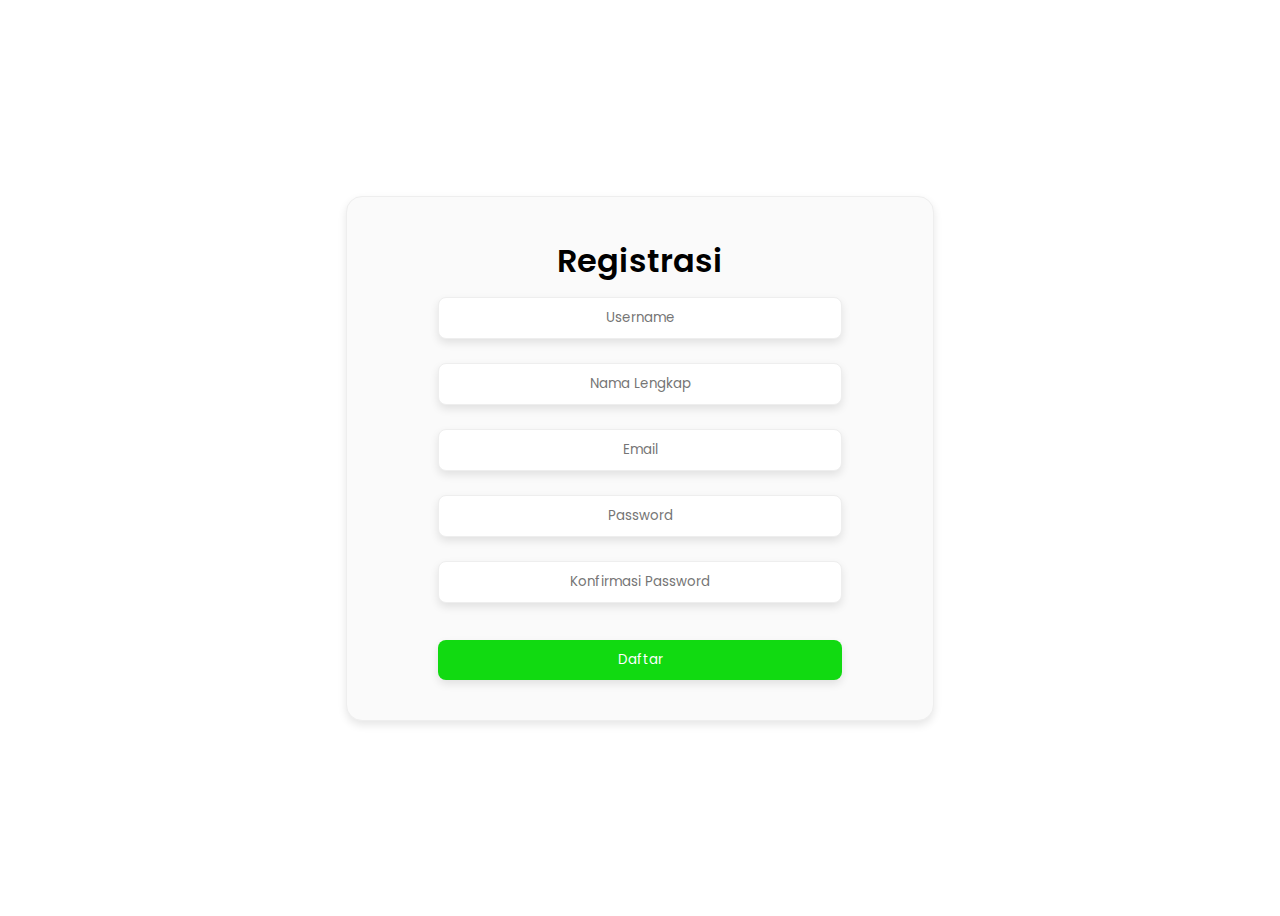
<file: sg1 copyaa/index.html>
<!DOCTYPE html>
<html lang="en">
    <head>
        <link rel="stylesheet" href="style.css" />
        <link href="https://fonts.googleapis.com/css2?family=Poppins:ital,wght@0,100;0,200;0,300;0,400;0,500;0,600;0,700;0,800;0,900;1,100;1,200;1,300;1,400;1,500;1,600;1,700;1,800;1,900&display=swap" rel="stylesheet">
		<meta charset="UTF-8" />
		<meta name="viewport" content="width=device-width, initial-scale=1.0" />
		<title>Form Registrasi Akun</title>
	</head>
	<body>
		<div class="container">
			<h1>Registrasi</h1>
			<input type="text" name="username" id="username" placeholder="Username" />
			<input
				type="text"
				name="nama_lengkap"
				id="nama_lengkap"
				placeholder="Nama Lengkap"
			/>
			<input type="email" name="email" id="email" placeholder="Email" />
			<input
				type="password"
				name="password"
				id="password"
				placeholder="Password"
			/>
			<input
				type="password"
				name="konfirmasi_password"
				id="konfirmasi_password"
				placeholder="Konfirmasi Password"
			/>
			<br />
			<button type="submit">Daftar</button>
		</div>
	</body>
</html>
</file>
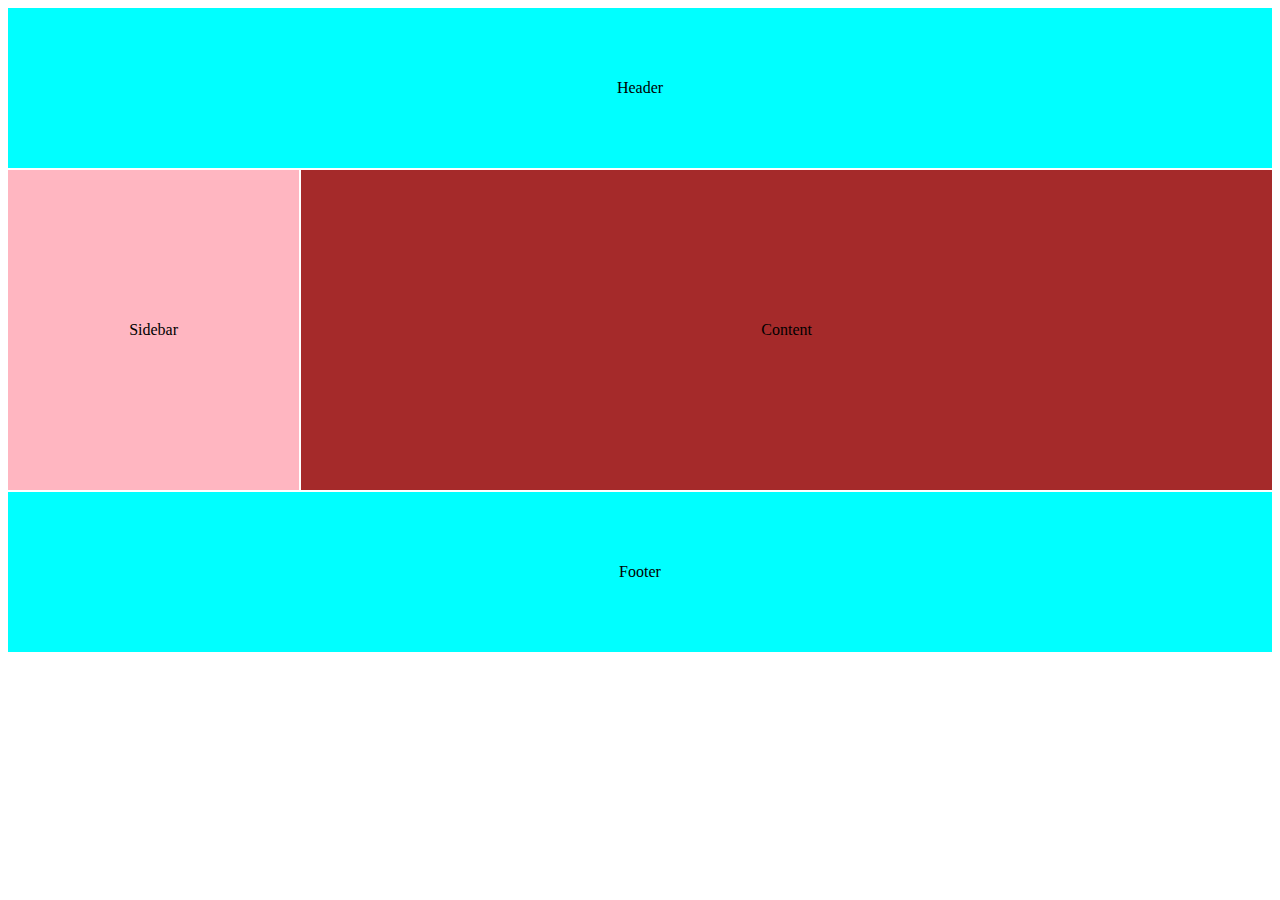
<file: sg2/index.html>
<html lang="en">
	<head>
		<meta charset="UTF-8" />
		<meta name="viewport" content="width=device-width, initial-scale=1.0" />
		<link rel="stylesheet" href="style.css" />
		<title>Latihan CSS</title>
	</head>
	<body>
		<header><p>Header</p></header>
		<div>
			<aside><p>Sidebar</p></aside>
			<main><p>Content</p></main>
		</div>
		<footer><p>Footer</p></footer>
	</body>
</html>
</file>
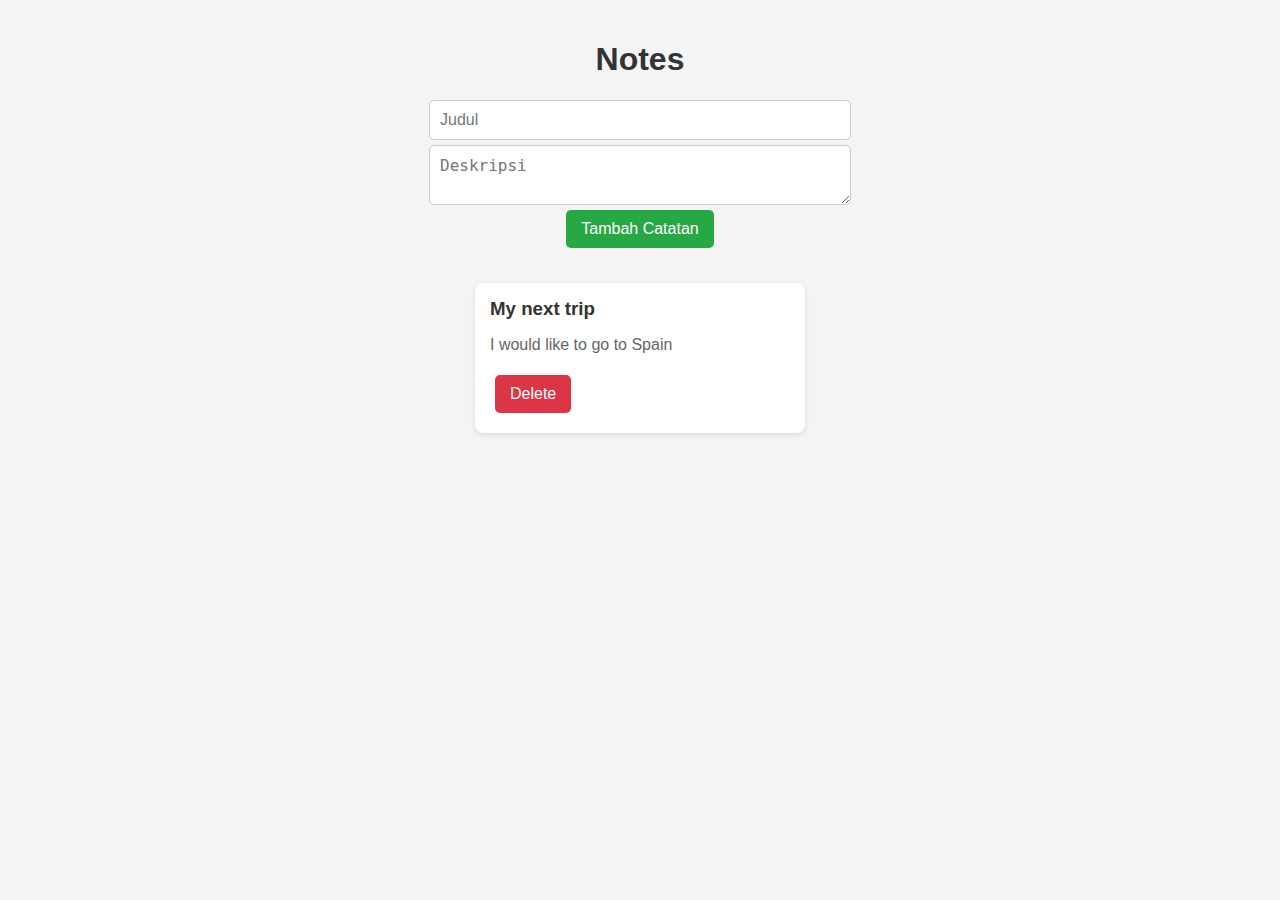
<file: sg3/index.html>
<!DOCTYPE html>
<html lang="id">
  <head>
    <meta charset="UTF-8" />
    <meta name="viewport" content="width=device-width, initial-scale=1.0" />
    <title>Notes</title>
    <link rel="stylesheet" href="style.css" />
  </head>
  <body>
    <h1>Notes</h1>
    <div class="form-note">
      <input type="text" id="title" placeholder="Judul" />
      <textarea id="description" placeholder="Deskripsi"></textarea>
    </div>
    <button onclick="addNote()">Tambah Catatan</button>
    <div id="notes-list"></div>

    <script src="script.js"></script>
  </body>
</html>
</file>
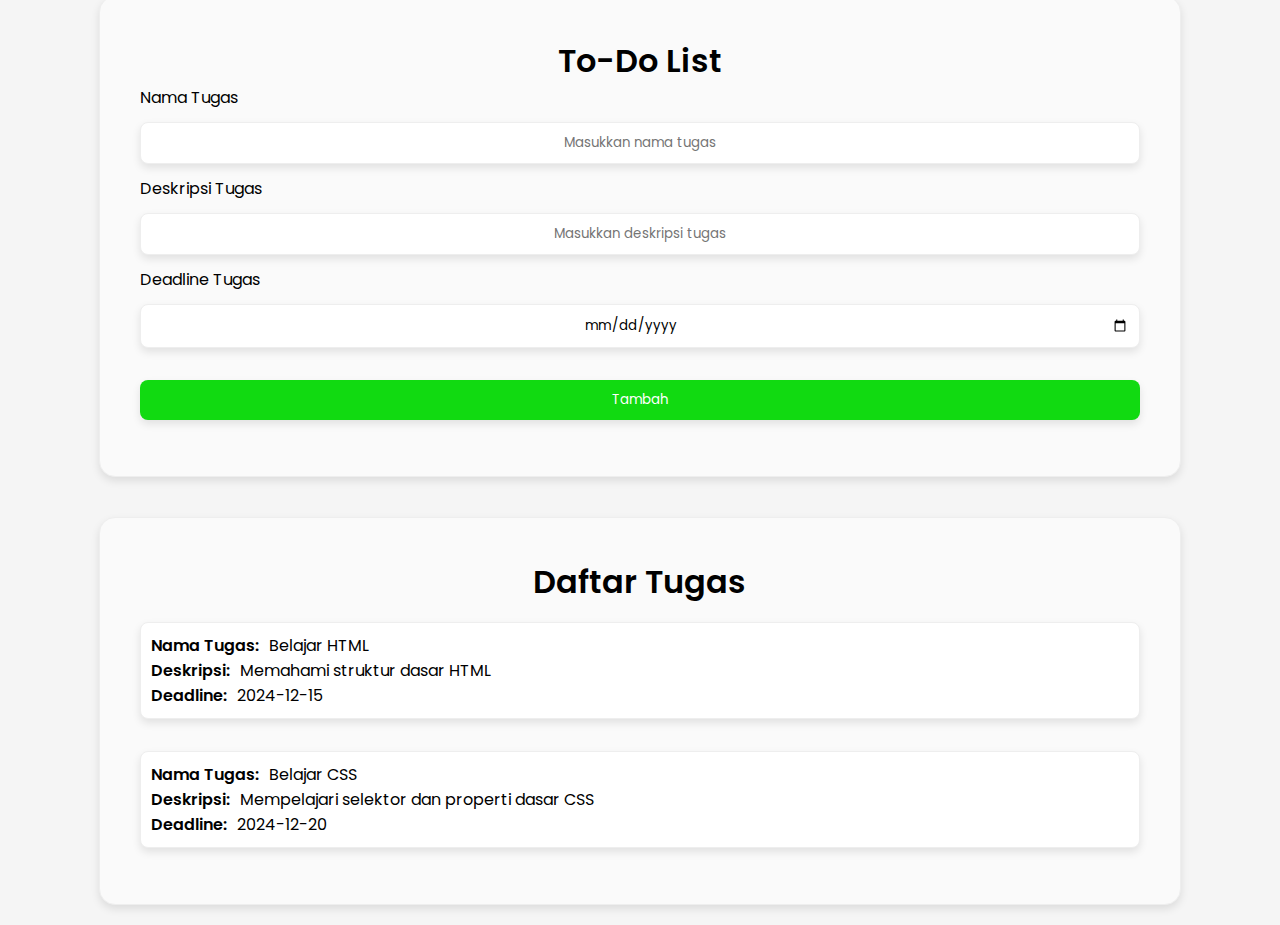
<file: tugas-w1/index.html>
<html lang="en">
	<head>
		<meta charset="UTF-8" />
		<meta name="viewport" content="width=device-width, initial-scale=1.0" />
		<link rel="stylesheet" href="style.css" />
		<link
			href="https://fonts.googleapis.com/css2?family=Poppins:ital,wght@0,100;0,200;0,300;0,400;0,500;0,600;0,700;0,800;0,900;1,100;1,200;1,300;1,400;1,500;1,600;1,700;1,800;1,900&display=swap"
			rel="stylesheet"
		/>
		<title>To-Do List</title>
	</head>
	<body>
		<div class="wrapper">
			<div class="container">
				<h1>To-Do List</h1>
				<form class="input-tugas">
					<label>Nama Tugas</label>
					<input
						type="text"
						name="nama"
						id="nama"
						placeholder="Masukkan nama tugas"
					/>
					<label>Deskripsi Tugas</label>
					<input
						type="text"
						name="deskripsi"
						id="deskripsi"
						placeholder="Masukkan deskripsi tugas"
					/>
					<label>Deadline Tugas</label>
					<input type="date" name="tanggal" id="tanggal" placeholder="date" />
					<button id="add">Tambah</button>
				</form>
			</div>
			<div class="container">
				<h1>Daftar Tugas</h1>
				<ul class="list-tugas">
					<li class="atribut-list-tugas">
						<p class="judul-atribut">Nama Tugas: </p>
						<p>Belajar HTML</p>
					</li>
					<li class="atribut-list-tugas">
						<p class="judul-atribut">Deskripsi: </p>
						<p>Memahami struktur dasar HTML</p>
					</li>
					<li class="atribut-list-tugas">
						<p class="judul-atribut">Deadline: </p>
						<p>2024-12-15</p>
					</li>
				</ul>
				<ul class="list-tugas">
					<li class="atribut-list-tugas">
						<p class="judul-atribut">Nama Tugas: </p>
						<p>Belajar CSS</p>
					</li>
					<li class="atribut-list-tugas">
						<p class="judul-atribut">Deskripsi: </p>
						<p>Mempelajari selektor dan properti dasar CSS</p>
					</li>
					<li class="atribut-list-tugas">
						<p class="judul-atribut">Deadline: </p>
						<p>2024-12-20</p>
					</li>
				</ul>
			</div>
		</div>
	</body>
</html>
</file>
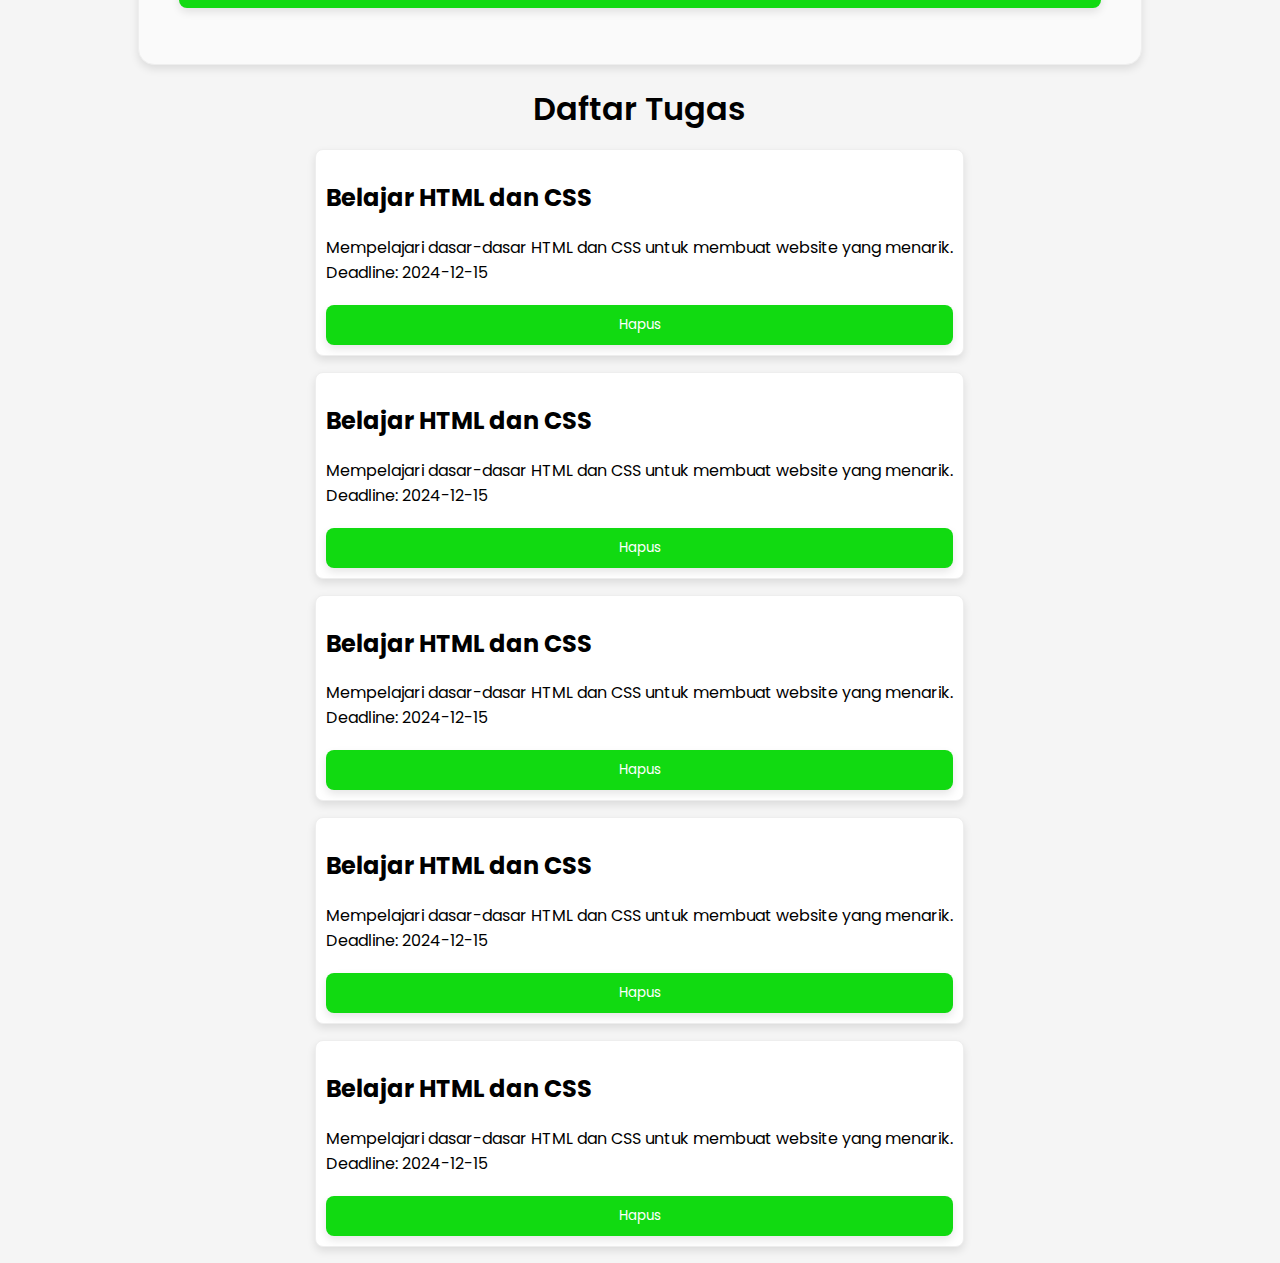
<file: tugas-w2/index.html>
<html lang="en">
	<head>
		<meta charset="UTF-8" />
		<meta name="viewport" content="width=device-width, initial-scale=1.0" />
		<link rel="stylesheet" href="style.css" />
		<link
			href="https://fonts.googleapis.com/css2?family=Poppins:ital,wght@0,100;0,200;0,300;0,400;0,500;0,600;0,700;0,800;0,900;1,100;1,200;1,300;1,400;1,500;1,600;1,700;1,800;1,900&display=swap"
			rel="stylesheet"
		/>
		<title>To-Do List</title>
	</head>
	<body>
		<div class="wrapper">
			<h1>To-Do List</h1>
			<div class="container">
				<form class="input-tugas">
					<label>Nama Tugas</label>
					<input
						type="text"
						name="nama"
						id="nama"
						placeholder="Masukkan nama tugas"
					/>
					<label>Deskripsi Tugas</label>
					<textarea
						type="text"
						name="deskripsi"
						id="deskripsi"
						placeholder="Masukkan deskripsi tugas"
					></textarea>
					<label>Deadline Tugas</label>
					<input type="date" name="tanggal" id="tanggal" placeholder="date" />
					<button class="add">Tambah</button>
				</form>
			</div>
			<h1>Daftar Tugas</h1>
			<div class="daftar-tugas">
				<ul class="list-tugas">
					<li class="atribut-list-tugas">
						<h2>Belajar HTML dan CSS</h2>
					</li>
					<li class="atribut-list-tugas">
						<p>Mempelajari dasar-dasar HTML dan CSS untuk membuat website yang menarik.</p>
					</li>
					<li class="atribut-list-tugas">
						<p>Deadline:&nbsp;</p>
						<p>2024-12-15</p>
					</li>
					<li class="atribut-list-tugas">
						<button class="delete">Hapus</button>
					</li>
				</ul>
				<ul class="list-tugas">
					<li class="atribut-list-tugas">
						<h2>Belajar HTML dan CSS</h2>
					</li>
					<li class="atribut-list-tugas">
						<p>Mempelajari dasar-dasar HTML dan CSS untuk membuat website yang menarik.</p>
					</li>
					<li class="atribut-list-tugas">
						<p>Deadline:&nbsp;</p>
						<p>2024-12-15</p>
					</li>
					<li class="atribut-list-tugas">
						<button class="delete">Hapus</button>
					</li>
				</ul>
				<ul class="list-tugas">
					<li class="atribut-list-tugas">
						<h2>Belajar HTML dan CSS</h2>
					</li>
					<li class="atribut-list-tugas">
						<p>Mempelajari dasar-dasar HTML dan CSS untuk membuat website yang menarik.</p>
					</li>
					<li class="atribut-list-tugas">
						<p>Deadline:&nbsp;</p>
						<p>2024-12-15</p>
					</li>
					<li class="atribut-list-tugas">
						<button class="delete">Hapus</button>
					</li>
				</ul>
				<ul class="list-tugas">
					<li class="atribut-list-tugas">
						<h2>Belajar HTML dan CSS</h2>
					</li>
					<li class="atribut-list-tugas">
						<p>Mempelajari dasar-dasar HTML dan CSS untuk membuat website yang menarik.</p>
					</li>
					<li class="atribut-list-tugas">
						<p>Deadline:&nbsp;</p>
						<p>2024-12-15</p>
					</li>
					<li class="atribut-list-tugas">
						<button class="delete">Hapus</button>
					</li>
				</ul>
				<ul class="list-tugas">
					<li class="atribut-list-tugas">
						<h2>Belajar HTML dan CSS</h2>
					</li>
					<li class="atribut-list-tugas">
						<p>Mempelajari dasar-dasar HTML dan CSS untuk membuat website yang menarik.</p>
					</li>
					<li class="atribut-list-tugas">
						<p>Deadline:&nbsp;</p>
						<p>2024-12-15</p>
					</li>
					<li class="atribut-list-tugas">
						<button class="delete">Hapus</button>
					</li>
				</ul>
			</div>
		</div>
	</body>
</html>
</file>
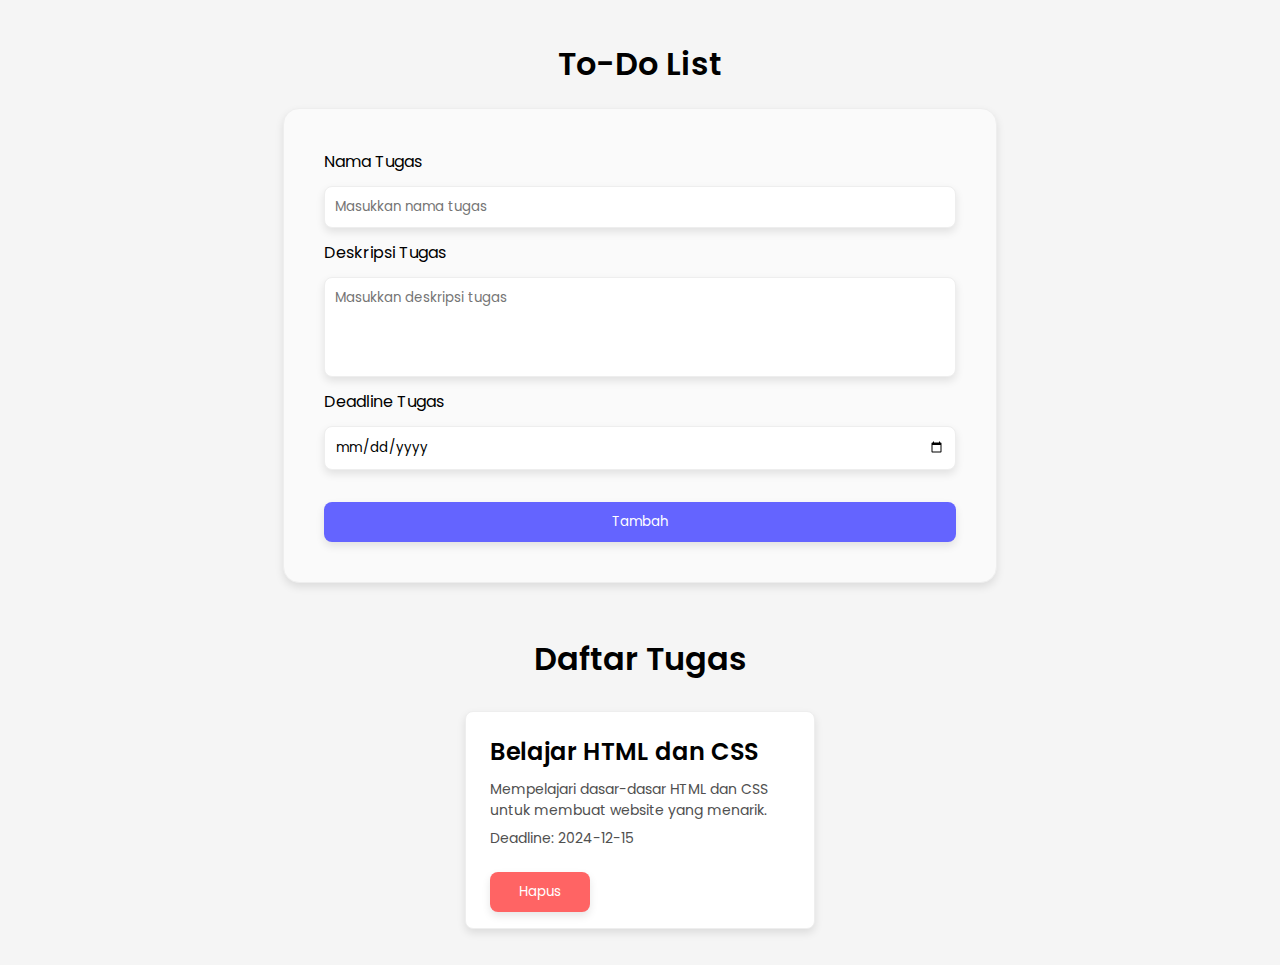
<file: tugas-w3/index.html>
<html lang="en">
	<head>
		<meta charset="UTF-8" />
		<meta name="viewport" content="width=device-width, initial-scale=1.0" />
		<link rel="stylesheet" href="style.css" />
		<link
			href="https://fonts.googleapis.com/css2?family=Poppins:ital,wght@0,100;0,200;0,300;0,400;0,500;0,600;0,700;0,800;0,900;1,100;1,200;1,300;1,400;1,500;1,600;1,700;1,800;1,900&display=swap"
			rel="stylesheet"
		/>
		<title>To-Do List</title>
	</head>
	<body>
		<div class="wrapper">
			<h1>To-Do List</h1>
			<div class="container">
				<div class="input-tugas">
					<label>Nama Tugas</label>
					<input
						type="text"
						name="nama"
						id="nama"
						placeholder="Masukkan nama tugas"
					/>
					<label>Deskripsi Tugas</label>
					<textarea
						type="text"
						name="deskripsi"
						id="deskripsi"
						placeholder="Masukkan deskripsi tugas"
					></textarea>
					<label>Deadline Tugas</label>
					<input type="date" name="deadline" id="deadline" placeholder="date" />
					<button class="add" onclick="addToDoList()">Tambah</button>
				</div>
			</div>
			<h1>Daftar Tugas</h1>
			<div id="daftar-tugas"></div>
		</div>
	</body>

	<script src="script.js"></script>
</html>
</file>
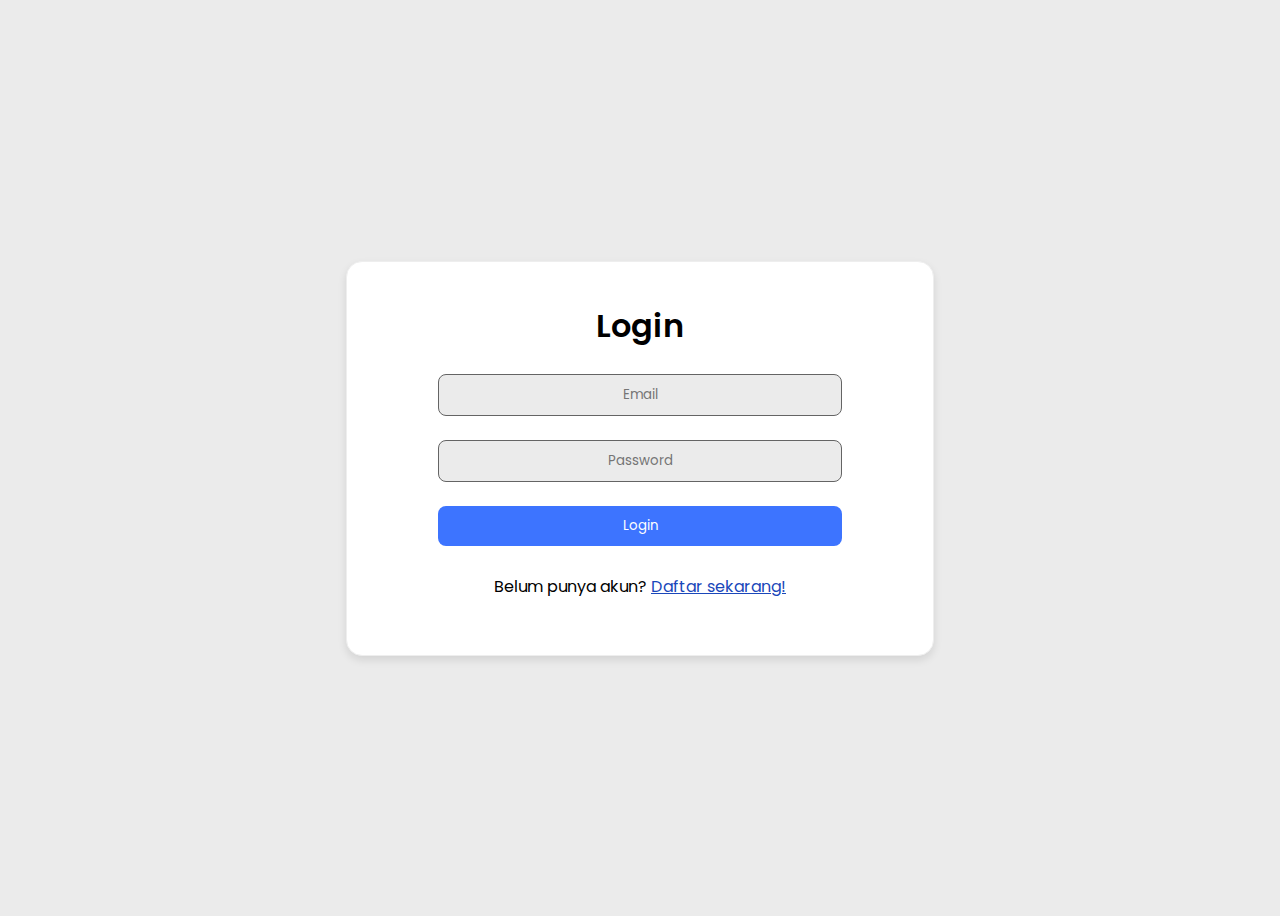
<file: tugas-libur-semester/login.html>
<!DOCTYPE html>
<html lang="en">
	<head>
		<link rel="stylesheet" href="style.css" />
		<link
			href="https://fonts.googleapis.com/css2?family=Poppins:ital,wght@0,100;0,200;0,300;0,400;0,500;0,600;0,700;0,800;0,900;1,100;1,200;1,300;1,400;1,500;1,600;1,700;1,800;1,900&display=swap"
			rel="stylesheet"
		/>
		<meta charset="UTF-8" />
		<meta name="viewport" content="width=device-width, initial-scale=1.0" />
		<title>Chevelier Lab - Login</title>
	</head>
	<body>
		<div class="container">
			<h1>Login</h1>
			<input type="email" name="email" id="email" placeholder="Email" />
			<input
				type="password"
				name="password"
				id="password"
				placeholder="Password"
			/>
			<button type="submit">Login</button>
			<p>Belum punya akun? <a href="register.html">Daftar sekarang!</a></p>
		</div>
	</body>
</html>
</file>
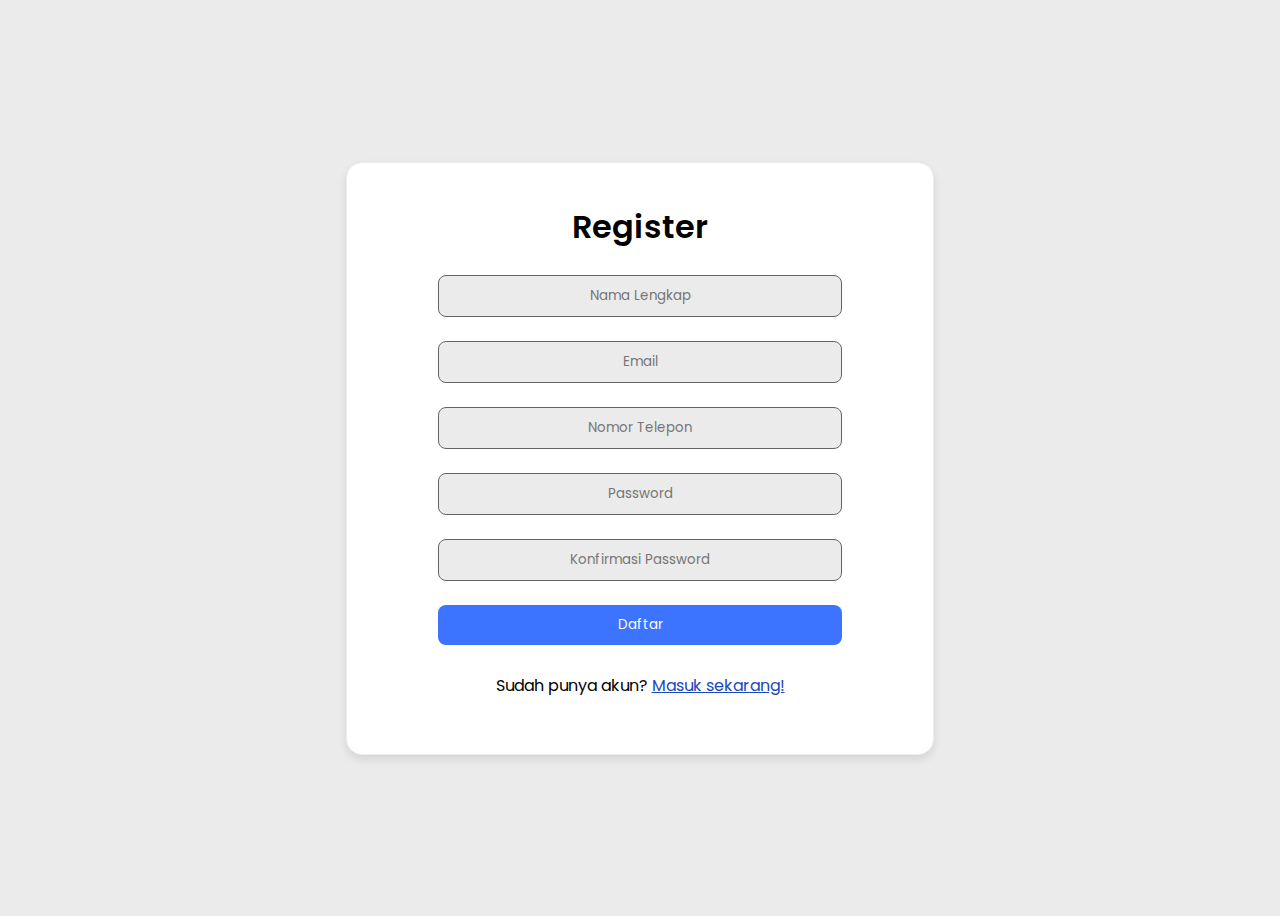
<file: tugas-libur-semester/register.html>
<!DOCTYPE html>
<html lang="en">
	<head>
		<link rel="stylesheet" href="style.css" />
		<link
			href="https://fonts.googleapis.com/css2?family=Poppins:ital,wght@0,100;0,200;0,300;0,400;0,500;0,600;0,700;0,800;0,900;1,100;1,200;1,300;1,400;1,500;1,600;1,700;1,800;1,900&display=swap"
			rel="stylesheet"
		/>
		<meta charset="UTF-8" />
		<meta name="viewport" content="width=device-width, initial-scale=1.0" />
		<title>Chevalier Lab - Register</title>
	</head>
	<body>
		<div class="container">
			<h1>Register</h1>
			<input
				type="text"
				name="nama_lengkap"
				id="nama_lengkap"
				placeholder="Nama Lengkap"
			/>
			<input type="email" name="email" id="email" placeholder="Email" />
			<input
				type="tel"
				name="nomor_telepon"
				id="nomor_telepon"
				placeholder="Nomor Telepon"
			/>
			<input
				type="password"
				name="password"
				id="password"
				placeholder="Password"
			/>
			<input
				type="password"
				name="konfirmasi_password"
				id="konfirmasi_password"
				placeholder="Konfirmasi Password"
			/>
			<button type="submit">Daftar</button>
			<p>Sudah punya akun? <a href="login.html">Masuk sekarang!</a></p>
		</div>
	</body>
</html>
</file>
<file: sg1 copyaa/style.css>
body {
	font-family: Poppins, sans-serif;
	align-items: center;
	display: flex;
	justify-content: center;
	height: 100vh;
}

h1 {
    font-weight: 600;
    margin : 0;
}

input {
    margin: 12px 0;
    width: 100%;
    border: 1px solid rgb(238, 238, 238);
    border-radius: 8px;
    padding: 10px;
    width: 80%;
    font-family: Poppins, sans-serif;
    box-shadow: 0 4px 8px rgba(0, 0, 0, 0.1);
    box-sizing: border-box;
    text-align: center;
}

button {
	background-color: rgb(17, 218, 17);
	color: white;
	border-radius: 8px;
	border: none;
    font-family: Poppins, sans-serif;
	padding: 10px 20px;
	cursor: pointer;
    width: 80%;
    box-sizing: border-box;
    box-shadow: 0 4px 8px rgba(0, 0, 0, 0.1);
}

.container {
	display: flex;
	justify-content: center;
	align-items: center;
	flex-direction: column;
    padding: 40px;
	width: 40%;
    border: 1px solid rgb(238, 238, 238);
    box-shadow: 0 4px 8px rgba(0, 0, 0, 0.1);
    border-radius: 16px;
	background-color: rgba(250, 250, 250, 1);
}
</file>
<file: sg2/style.css>
body {
    text-align: center;
}

header {
    background-color: cyan;
    height: 160px;
    align-content: center;
}

p {
    margin: 0;
}

div {
    display: flex;
    margin: 2px 0;
}

footer {
    background-color: cyan;
    height: 160px;
    align-content: center;
}

aside {
    background-color: lightpink;
    height: 320px;
    width: 30%;
    margin: 0 2px 0 0;
    align-content: center;
}

main {
    background-color: brown;
    height: 320px;
    width: 100%;
    align-content: center;
}
</file>
<file: sg3/style.css>
body {
  font-family: Arial, sans-serif;
  background-color: #f4f4f4;
  margin: 0;
  padding: 20px;
  text-align: center;
}

h1 {
  color: #333;
}

input,
textarea {
  width: 80%;
  max-width: 400px;
  padding: 10px;
  border: 1px solid #ccc;
  border-radius: 5px;
  font-size: 16px;
}

button {
  background-color: #28a745;
  color: white;
  border: none;
  padding: 10px 15px;
  margin: 5px;
  cursor: pointer;
  border-radius: 5px;
  font-size: 16px;
}

button:hover {
  background-color: #218838;
}

#notes-list {
  display: flex;
  flex-wrap: wrap;
  justify-content: center;
  margin-top: 20px;
}

.note {
  background: white;
  padding: 15px;
  margin: 10px;
  border-radius: 8px;
  box-shadow: 0 2px 5px rgba(0, 0, 0, 0.1);
  width: 300px;
  text-align: left;
}

.note h3 {
  margin: 0 0 10px;
  color: #333;
}

.note p {
  color: #666;
}

.note button {
  background-color: #dc3545;
}

.note button:hover {
  background-color: #c82333;
}

.form-note {
  display: flex;
  flex-direction: column;
  justify-content: center;
  align-items: center;
  gap: 5px;
}
</file>
<file: tugas-w1/style.css>
body {
	font-family: Poppins, sans-serif;
	align-items: center;
	display: flex;
	justify-content: center;
	background-color: rgba(245, 245, 245, 1);
}

.wrapper {
	display: flex;
	justify-content: center;
	flex-direction: column;
	align-items: center;
}

h1 {
	font-weight: 600;
	margin: 0;
	text-align: center;
}

label {
	text-align: left;
	font-weight: 400;
}

ul {
	list-style-type: none;
	padding: 10px;
	border-radius: 8px;
    background-color: rgba(255, 255, 255, 1);
	border: 1px solid rgb(238, 238, 238);
	box-shadow: 0 4px 8px rgba(0, 0, 0, 0.1);
}

.atribut-list-tugas {
	display: flex;
	flex-direction: row;
}

.atribut-list-tugas p {
	margin: 0;
}

p.judul-atribut {
	font-weight: 600;
	margin-right: 10px;
}

input {
	margin: 12px 0;
	width: 100%;
	border: 1px solid rgb(238, 238, 238);
	border-radius: 8px;
	padding: 10px;
	width: 100%;
	font-family: Poppins, sans-serif;
	box-shadow: 0 4px 8px rgba(0, 0, 0, 0.1);
	box-sizing: border-box;
	text-align: center;
}

button {
	background-color: rgb(17, 218, 17);
	color: white;
	border-radius: 8px;
	border: none;
	font-family: Poppins, sans-serif;
	margin: 20px 0 0 0;
	padding: 10px 20px;
	cursor: pointer;
	width: 100%;
	box-sizing: border-box;
	box-shadow: 0 4px 8px rgba(0, 0, 0, 0.1);
}

.container {
    margin: 20px 0;
	display: flex;
	justify-content: center;
	flex-direction: column;
	padding: 40px;
	width: 80%;
	border: 1px solid rgb(238, 238, 238);
	box-shadow: 0 4px 8px rgba(0, 0, 0, 0.1);
	background-color: rgba(250, 250, 250, 1);
	border-radius: 16px;
}

.list {
	margin: 20px 0;
}
</file>
<file: tugas-w2/style.css>
body {
	font-family: Poppins, sans-serif;
	align-items: center;
	display: flex;
	justify-content: center;
	background-color: rgba(245, 245, 245, 1);
}

.wrapper {
	display: flex;
	justify-content: center;
	flex-direction: column;
	align-items: center;
}

h1 {
	font-weight: 600;
	margin: 0;
	text-align: center;
}

label {
	text-align: left;
	font-weight: 400;
}

ul {
	list-style-type: none;
	padding: 10px;
	border-radius: 8px;
    background-color: rgba(255, 255, 255, 1);
	border: 1px solid rgb(238, 238, 238);
	box-shadow: 0 4px 8px rgba(0, 0, 0, 0.1);
}

.atribut-list-tugas {
	display: flex;
	flex-direction: row;
}

.atribut-list-tugas p {
	margin: 0;
}

p.judul-atribut {
	font-weight: 600;
	margin-right: 10px;
}

input {
	margin: 12px 0;
	width: 100%;
	border: 1px solid rgb(238, 238, 238);
	border-radius: 8px;
	padding: 10px;
	width: 100%;
	font-family: Poppins, sans-serif;
	box-shadow: 0 4px 8px rgba(0, 0, 0, 0.1);
	box-sizing: border-box;
	text-align: center;
}

button {
	background-color: rgb(17, 218, 17);
	color: white;
	border-radius: 8px;
	border: none;
	font-family: Poppins, sans-serif;
	margin: 20px 0 0 0;
	padding: 10px 20px;
	cursor: pointer;
	width: 100%;
	box-sizing: border-box;
	box-shadow: 0 4px 8px rgba(0, 0, 0, 0.1);
}

.container {
    margin: 20px 0;
	display: flex;
	justify-content: center;
	flex-direction: column;
	padding: 40px;
	width: 80%;
	border: 1px solid rgb(238, 238, 238);
	box-shadow: 0 4px 8px rgba(0, 0, 0, 0.1);
	background-color: rgba(250, 250, 250, 1);
	border-radius: 16px;
}

.list {
	margin: 20px 0;
}
</file>
<file: tugas-w3/style.css>
body {
	font-family: Poppins, sans-serif;
	align-items: center;
	justify-content: center;
	background-color: rgba(245, 245, 245, 1);
}

#daftar-tugas {
	display: flex;
	flex-wrap: wrap;
	justify-content: center;
	width: 100%;
	margin: 1em 0;
}

.wrapper {
	display: flex;
	justify-content: center;
	flex-direction: column;
	align-items: center;
}

h1 {
	font-weight: 600;
	margin: 1em 0 0 0;
	text-align: center;
}

label {
	text-align: left;
	font-weight: 400;
}

.list-tugas {
	list-style-type: none;
	padding: 1em 1.5em;
	border-radius: 8px;
	width: 300px;
    background-color: rgba(255, 255, 255, 1);
	border: 1px solid rgb(238, 238, 238);
	box-shadow: 0 4px 8px rgba(0, 0, 0, 0.1);
	margin: 0.75em;
}

.atribut-list-tugas {
	display: flex;
	flex-direction: row;
}

div.atribut-list-tugas h2 {
	font-weight: 600;
	margin: 0.25em 0;

}

div.atribut-list-tugas p {
	margin: 0.25em 0;
	color: rgba(80, 80, 80, 1);
	font-size: 14px;
}

textarea {
	resize: none;
	margin: 12px 0;
	width: 100%;
	border: 1px solid rgb(238, 238, 238);
	border-radius: 8px;
	padding: 10px;
	width: 100%;
	height: 100px;
	font-family: Poppins, sans-serif;
	box-shadow: 0 4px 8px rgba(0, 0, 0, 0.1);
	box-sizing: border-box;
}

input {
	margin: 12px 0;
	width: 100%;
	border: 1px solid rgb(238, 238, 238);
	border-radius: 8px;
	padding: 10px;
	width: 100%;
	font-family: Poppins, sans-serif;
	box-shadow: 0 4px 8px rgba(0, 0, 0, 0.1);
	box-sizing: border-box;
}

button.delete{
	background-color: rgb(255, 100, 100);
	width: 100px;

}

button.add {
	background-color: rgb(100, 100, 255);
}

button {
	color: white;
	border-radius: 8px;
	border: none;
	font-family: Poppins, sans-serif;
	margin: 20px 0 0 0;
	padding: 10px 20px;
	cursor: pointer;
	width: 100%;
	box-sizing: border-box;
	box-shadow: 0 4px 8px rgba(0, 0, 0, 0.1);
}

.container {
    margin: 20px 0;
	display: flex;
	justify-content: center;
	flex-direction: column;
	padding: 40px;
	width: 50%;
	border: 1px solid rgb(238, 238, 238);
	box-shadow: 0 4px 8px rgba(0, 0, 0, 0.1);
	background-color: rgba(250, 250, 250, 1);
	border-radius: 16px;
}

.list {
	margin: 20px 0;
}
</file>
<file: tugas-libur-semester/style.css>
body {
	font-family: Poppins, sans-serif;
	align-items: center;
	display: flex;
	justify-content: center;
	height: 100vh;
    background-color: #EBEBEB;
}

h1 {
    font-weight: 600;
    margin : 0 0 12px 0;
}

input {
    margin: 12px 0;
    width: 100%;
    border: 1px solid rgb(100,100,100);
    border-radius: 8px;
    padding: 10px;
    width: 80%;
    font-family: Poppins, sans-serif;
    box-sizing: border-box;
    text-align: center;
    background-color: #EBEBEB;
}

button {
	background-color: #3d74ff;
	color: white;
	border-radius: 8px;
	border: none;
    font-family: Poppins, sans-serif;
	padding: 10px 20px;
	cursor: pointer;
    width: 80%;
    box-sizing: border-box;
    margin: 12px 0;
}

.container {
	display: flex;
	justify-content: center;
	align-items: center;
	flex-direction: column;
    padding: 40px;
	width: 40%;
    border: 1px solid rgb(238, 238, 238);
    box-shadow: 0 4px 8px rgba(0, 0, 0, 0.1);
    border-radius: 16px;
    background-color: #FFFFFF;
}

a {
    color: #1a47ba;
}
</file>
